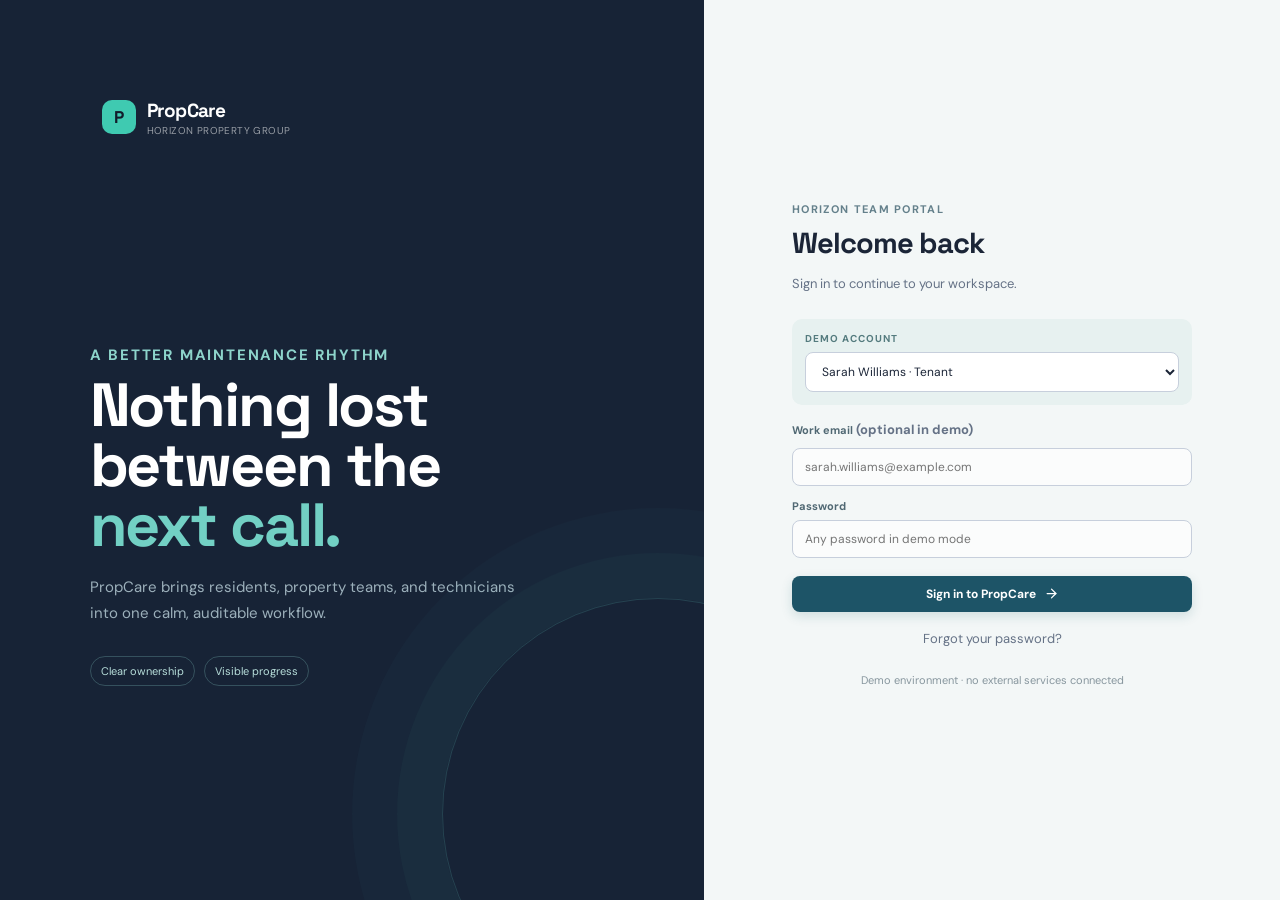
<file: prototype/index.html>
<!DOCTYPE html>
<html lang="en">
<head>
<meta charset="UTF-8">
<meta name="viewport" content="width=device-width, initial-scale=1.0">
<title>PropCare — Obs Realty</title>
<link rel="icon" type="image/svg+xml" href="assets/favicon.svg">

<!-- Fonts (DM Sans body text, Space Grotesk display headings) -->
<link rel="preconnect" href="https://fonts.googleapis.com">
<link rel="preconnect" href="https://fonts.gstatic.com" crossorigin>
<link href="https://fonts.googleapis.com/css2?family=DM+Sans:wght@400;500;600;700&family=Space+Grotesk:wght@500;600;700&display=swap" rel="stylesheet">

<!-- App styles -->
<link rel="stylesheet" href="css/style.css">
</head>
<body>
<div id="root"></div>

<!--
  Load order matters: seed-data.js must run before app.js, since app.js
  reads `window.PROPCARE_SEED` at startup. Both are plain classic scripts
  (not ES modules), so this page works when opened directly by double-click
  (file://) with no local server and no build step required.
-->
<script src="data/seed-data.js"></script>
<script src="js/app.js"></script>
</body>
</html>
</file>
<file: prototype/css/style.css>
@import url('https://fonts.googleapis.com/css2?family=DM+Sans:wght@400;500;600;700&family=Space+Grotesk:wght@500;600;700&display=swap');

:root {
  --background: 216 30% 96%;
  --foreground: 218 35% 16%;
  --card: 0 0% 100%;
  --card-foreground: 218 35% 16%;
  --popover: 0 0% 100%;
  --popover-foreground: 218 35% 16%;
  --primary: 196 56% 26%;
  --primary-foreground: 0 0% 100%;
  --secondary: 191 34% 92%;
  --secondary-foreground: 196 56% 22%;
  --muted: 215 22% 92%;
  --muted-foreground: 216 14% 46%;
  --accent: 163 45% 91%;
  --accent-foreground: 164 69% 22%;
  --destructive: 2 65% 48%;
  --destructive-foreground: 0 0% 100%;
  --border: 215 23% 87%;
  --input: 215 23% 82%;
  --ring: 189 71% 43%;
  --radius: .75rem;
  --sidebar: 216 40% 15%;
  --sidebar-foreground: 215 25% 86%;
  --sidebar-border: 218 29% 25%;
  --sidebar-primary: 169 57% 52%;
  --sidebar-primary-foreground: 216 40% 12%;
  --sidebar-accent: 216 31% 22%;
  --sidebar-accent-foreground: 0 0% 100%;
  --chart-1: 188 63% 42%;
  --chart-2: 164 52% 43%;
  --chart-3: 38 92% 55%;
  --chart-4: 218 62% 54%;
  --chart-5: 2 70% 57%;
  --app-font-sans: 'DM Sans', sans-serif;
  --app-font-display: 'Space Grotesk', sans-serif;
  --app-font-mono: 'Space Grotesk', monospace;
}

* { box-sizing: border-box; }
html { background: hsl(var(--background)); }
body { margin: 0; font-family: var(--app-font-sans); color: hsl(var(--foreground)); background: hsl(var(--background)); }
button, input, textarea, select { font: inherit; }
button { cursor: pointer; }
a { color: inherit; text-decoration: none; }

.app-shell { min-height: 100dvh; display: flex; }
.sidebar { width: 256px; min-height: 100dvh; color: hsl(var(--sidebar-foreground)); background: hsl(var(--sidebar)); display: flex; flex-direction: column; padding: 20px 14px; position: sticky; top: 0; }
.brand { display:flex; align-items:center; gap:11px; padding: 8px 12px 26px; color: white; }
.brand-mark { width:34px;height:34px;border-radius:10px;background:hsl(var(--sidebar-primary));color:hsl(var(--sidebar-primary-foreground));display:grid;place-items:center;font:700 17px var(--app-font-display); }
.brand-name { font:700 19px var(--app-font-display); letter-spacing:-.04em; }
.brand-sub { font-size:10px; opacity:.55; display:block; letter-spacing:.04em; margin-top:1px; }
.side-section { padding: 14px 10px 7px; color: #8395a8; font-size: 10px; font-weight:700; text-transform:uppercase; letter-spacing:.12em; }
.nav-list { display:flex; flex-direction:column; gap:3px; }
.nav-link { display:flex; align-items:center; gap:11px; padding:10px 12px; border-radius:9px; color:#b6c3ce; font-size:13px; transition: background .18s ease, color .18s ease, transform .18s ease; }
.nav-link:hover { background: hsl(var(--sidebar-accent)); color:#fff; transform:translateX(2px); }
.nav-link.active { background: hsl(var(--sidebar-primary)); color: hsl(var(--sidebar-primary-foreground)); font-weight:700; }
.nav-icon { width:17px; height:17px; }
.side-bottom { margin-top:auto; border-top:1px solid hsl(var(--sidebar-border)); padding-top:14px; }
.user-mini { display:flex; align-items:center; gap:10px; padding:10px 9px; }
.avatar { display:grid; place-items:center; width:34px; height:34px; flex:none; border-radius:50%; background:#d5e9e5; color:#17635f; font-weight:700; font-size:12px; }
.avatar.dark { background:#345064; color:#d9edf0; }
.user-mini strong { display:block; font-size:12px; color:#fff; }
.user-mini span { font-size:11px; color:#8da0b1; }
.main { flex:1; min-width:0; }
.topbar { height:70px; background:rgba(255,255,255,.85); border-bottom:1px solid hsl(var(--border)); display:flex; align-items:center; justify-content:space-between; padding:0 34px; position:sticky; top:0; z-index:5; backdrop-filter: blur(12px); }
.crumb { font-size:13px; color:hsl(var(--muted-foreground)); display:flex; align-items:center; gap:8px; }
.crumb b { color:hsl(var(--foreground)); font-weight:700; }
.top-actions { display:flex; align-items:center; gap:12px; }
.icon-button { width:37px;height:37px;display:grid;place-items:center;border:1px solid hsl(var(--border));background:#fff;border-radius:9px;color:#587083; transition:transform .18s, background .18s; position:relative; }
.icon-button:hover { background:#edf5f4; transform:translateY(-1px); }
.notif-dot { width:7px;height:7px;background:#dc6457;border:2px solid white;border-radius:50%;position:absolute;right:7px;top:6px; }
.content { max-width: 1450px; padding: 34px; margin:0 auto; }
.page-heading { display:flex; justify-content:space-between; align-items:flex-start; gap:20px; margin-bottom:28px; }
.eyebrow { color:#64808b; font-weight:700; font-size:11px; text-transform:uppercase; letter-spacing:.12em; margin:0 0 8px; }
h1,h2,h3 { font-family: var(--app-font-display); letter-spacing:-.035em; margin:0; }
h1 { font-size:clamp(25px, 3vw, 34px); }
h2 { font-size:21px; }
h3 { font-size:16px; }
.subtle { color:hsl(var(--muted-foreground)); font-size:13px; line-height:1.55; }
.actions { display:flex; gap:9px; flex-wrap:wrap; align-items:center; }
.btn { border:0; border-radius:8px; padding:10px 15px; font-size:12px; font-weight:700; display:inline-flex; align-items:center; justify-content:center; gap:8px; transition:transform .18s, background .18s, box-shadow .18s; }
.btn:hover { transform:translateY(-1px); }
.btn-primary { background:hsl(var(--primary)); color:#fff; box-shadow:0 4px 12px rgba(19,91,102,.16); }
.btn-primary:hover { background:#1b6874; }
.btn-secondary { background:#e6f1f0; color:#165e65; }
.btn-ghost { background:transparent; color:#587083; border:1px solid hsl(var(--border)); }
.btn-danger { background:#f9e5e2; color:#a53b32; }
.btn-warning { background:#fff1d9; color:#945e05; }
.btn-success { background:#dff2e9; color:#217253; }
.btn:disabled { opacity:.55; cursor:not-allowed; transform:none; }
.card { background:hsl(var(--card)); border:1px solid hsl(var(--border)); border-radius:12px; box-shadow:0 3px 15px rgba(28,52,72,.035); }
.card-pad { padding:20px; }
.grid { display:grid; }
.stats-grid { grid-template-columns: repeat(4, minmax(0,1fr)); gap:14px; margin-bottom:20px; }
.stat-card { padding:18px; position:relative; overflow:hidden; }
.stat-top { display:flex; align-items:center; justify-content:space-between; margin-bottom:18px; }
.stat-label { color:#69808d; font-size:12px; font-weight:600; }
.stat-icon { width:32px;height:32px;border-radius:9px;display:grid;place-items:center;background:#e7f3f2;color:#23747b; }
.stat-value { font:700 28px var(--app-font-display); letter-spacing:-.06em; }
.stat-note { font-size:11px; color:#6c818c; margin-top:4px; }
.trend { color:#288162; font-weight:700; }
.two-col { grid-template-columns: 1.5fr 1fr; gap:18px; }
.three-col { grid-template-columns: 1.3fr .8fr .8fr; gap:18px; }
.section-title { display:flex; align-items:center; justify-content:space-between; gap:10px; margin-bottom:16px; }
.section-title .subtle { margin-left:auto; }
.table-wrap { overflow:auto; }
table { width:100%; border-collapse:collapse; font-size:12px; }
th { text-align:left; padding:10px 13px; color:#78909d; font-size:10px; text-transform:uppercase; letter-spacing:.08em; font-weight:700; border-bottom:1px solid hsl(var(--border)); white-space:nowrap; }
td { padding:14px 13px; border-bottom:1px solid #edf0f2; vertical-align:middle; }
tr:last-child td { border-bottom:0; }
tr.clickable { cursor:pointer; transition:background .15s; }
tr.clickable:hover { background:#f4f9f8; }
.request-id { color:#176d76; font-weight:700; font-family:var(--app-font-mono); font-size:11px; }
.request-title { font-weight:700; color:#243744; }
.request-meta { color:#7a8b97; margin-top:3px; font-size:11px; }
.badge { display:inline-flex;align-items:center;gap:5px;border-radius:999px;padding:5px 9px;font-size:10px;font-weight:700;white-space:nowrap; }
.badge-submitted { color:#587083;background:#edf1f3; }.badge-assigned { color:#255e91;background:#e5eff9; }.badge-accepted,.badge-in-progress { color:#9a5d0b;background:#fff0d1; }.badge-completed,.badge-confirmed,.badge-closed { color:#217253;background:#e0f2e9; }.badge-reopened { color:#a53b32;background:#fbe5e2; }.badge-rejected { color:#8a4d58;background:#f3e4ea; }
.priority-high { color:#a43e32;background:#fbe5e2; }.priority-emergency { color:#fff;background:#af3028; }.priority-medium { color:#965e0a;background:#fff0d5; }.priority-low { color:#477286;background:#eaf1f3; }
.dot { width:6px;height:6px;border-radius:50%;background:currentColor; }
.filters { display:flex; gap:9px; flex-wrap:wrap; margin-bottom:16px; }
.input, .select, .textarea { background:#fbfcfc; border:1px solid hsl(var(--input)); color:hsl(var(--foreground)); border-radius:8px; padding:10px 12px; font-size:12px; outline:none; width:100%; transition:border .15s, box-shadow .15s; }
.input:focus, .select:focus, .textarea:focus { border-color:hsl(var(--ring)); box-shadow:0 0 0 3px rgba(31,151,164,.12); }
.search { max-width:260px; }
.label { display:block; font-size:11px; font-weight:700; color:#506873; margin:0 0 7px; }
.form-grid { display:grid; grid-template-columns:repeat(2,minmax(0,1fr)); gap:16px; }
.form-field.full { grid-column:1/-1; }
.textarea { min-height:110px; resize:vertical; }
.field-error { color:#af4036; font-size:11px; margin-top:5px; }
.empty { text-align:center; padding:56px 20px; color:#70838e; }.empty-icon { width:48px;height:48px;border-radius:14px;background:#e8f2f1;color:#27717b;display:grid;place-items:center;margin:0 auto 13px; }
.chart { height:198px; display:flex; align-items:flex-end; gap:11px; padding:24px 14px 10px; border-bottom:1px solid #e5ebed; }
.bar-wrap { flex:1; display:flex; flex-direction:column; align-items:center; gap:7px; height:100%; justify-content:flex-end; }.bar { width:100%; max-width:35px; border-radius:5px 5px 0 0; background:#55a8a4; min-height:8px; transition:height .4s; }.bar.alt { background:#b5d9d3; }.bar-label { font-size:10px;color:#82939c; }
.legend { display:flex; gap:18px; padding-top:14px; color:#71828c; font-size:11px; }.legend span { display:flex;align-items:center;gap:6px; }.legend i { width:8px;height:8px;border-radius:2px;background:#55a8a4;display:block; }
.timeline { display:flex; flex-direction:column; gap:0; }.timeline-item { display:flex; gap:13px; position:relative; padding-bottom:20px; }.timeline-item:not(:last-child)::after { content:''; position:absolute; left:7px; top:18px; bottom:0; width:1px; background:#dce7e7; }.timeline-dot { width:15px;height:15px;border:3px solid #5bb1aa;background:#fff;border-radius:50%; z-index:1; margin-top:2px; }.timeline-copy strong { font-size:12px; }.timeline-copy p { margin:3px 0 0; color:#71818b; font-size:11px; }.timeline-copy time { color:#9aa8ae; font-size:10px; }
.comment { display:flex; gap:10px; padding:13px 0; border-bottom:1px solid #edf0f2; }.comment:last-child { border-bottom:0; }.comment-body { flex:1; }.comment-head { display:flex; gap:8px; align-items:center; font-size:11px; }.comment-head time { color:#9aa6ab; }.comment-body p { margin:5px 0 0; color:#60737f; font-size:12px; line-height:1.5; }
.detail-grid { display:grid; grid-template-columns:1.4fr .8fr; gap:18px; }.detail-title { display:flex;justify-content:space-between;gap:15px;align-items:flex-start; border-bottom:1px solid #edf0f2; padding-bottom:18px; margin-bottom:18px; }.detail-side { display:flex; flex-direction:column; gap:14px; }.kv { display:flex;justify-content:space-between;gap:10px;font-size:12px;padding:10px 0;border-bottom:1px solid #edf0f2; }.kv:last-child { border-bottom:0; }.kv span { color:#7b8d96; }.kv strong { text-align:right; max-width:60%; }
.evidence-grid { display:grid;grid-template-columns:repeat(2,minmax(0,1fr));gap:10px; }.evidence { border-radius:9px; background:#e9f1f0; min-height:125px; display:flex; align-items:center; justify-content:center; color:#56827f; border:1px dashed #a9cbc7; overflow:hidden; }.evidence img { width:100%;height:100%;object-fit:cover; }.evidence-label { font-size:10px; font-weight:700; margin-top:5px; color:#6e8088; }
.notice { border-radius:9px; padding:12px 14px; display:flex; gap:10px; align-items:flex-start; font-size:12px; line-height:1.45; }.notice-info { background:#e6f2f4;color:#1b6874; }.notice-warning { background:#fff1da;color:#8d5b0a; }.notice-danger { background:#fbe8e5;color:#a13d34; }
.drawer-backdrop { position:fixed; inset:0; background:rgba(19,32,45,.38); display:grid; place-items:center; z-index:20; padding:20px; animation:fade-in .18s ease; }.dialog { width:min(600px,100%); background:#fff; border-radius:14px; box-shadow:0 20px 60px rgba(20,43,56,.25); padding:24px; max-height:90vh; overflow:auto; animation:rise-in .22s ease; }.dialog-head { display:flex;justify-content:space-between;align-items:flex-start;gap:12px;margin-bottom:20px; }.close { border:0;background:transparent;color:#7a8e98;padding:4px; }
.mobile-header { display:none; }.mobile-bottom { display:none; }
.login-page { min-height:100dvh; display:grid; grid-template-columns:1.1fr .9fr; background:#f3f7f7; }.login-art { background: hsl(var(--sidebar)); color:#fff; padding:clamp(35px,7vw,90px); position:relative; overflow:hidden; }.login-art::after { content:''; position:absolute; width:430px;height:430px;border:1px solid rgba(100,210,197,.18);border-radius:50%;right:-170px;bottom:-130px; box-shadow:0 0 0 45px rgba(100,210,197,.03),0 0 0 90px rgba(100,210,197,.025); }.login-quote { max-width:440px; margin-top:20vh; }.login-quote h1 { font-size:clamp(35px,5vw,61px);line-height:.98; }.login-quote p { color:#9cb0bb; font-size:15px; line-height:1.7; margin-top:20px; }.login-points { display:flex; gap:9px; margin-top:30px; color:#b7deda; font-size:11px; }.login-points span { border:1px solid rgba(143,220,209,.25);border-radius:999px;padding:7px 10px; }.login-panel { display:flex;align-items:center;justify-content:center;padding:30px; }.login-box { width:min(400px,100%); }.login-box h2 { font-size:29px; margin-bottom:6px; }.demo-select { margin-top:25px; background:#e7f1f0; border-radius:10px; padding:13px; }.demo-select label { display:block;font-size:10px;font-weight:700;text-transform:uppercase;letter-spacing:.1em;color:#547b7e;margin-bottom:7px; }.demo-select .select { background:#fff; }.login-foot { text-align:center; color:#87969e;font-size:11px;margin-top:24px; }.login-error { padding:10px 12px;background:#fbe6e4;color:#a54138;border-radius:8px;font-size:12px;margin:12px 0; }
.toast { position:fixed; bottom:24px; right:24px; z-index:50; background:#193b43;color:#fff;padding:13px 17px;border-radius:9px;box-shadow:0 10px 30px rgba(24,61,70,.24);font-size:12px;animation:rise-in .25s ease; }
.skeleton { background:linear-gradient(90deg,#e9eeee 25%,#f4f7f7 50%,#e9eeee 75%); background-size:200% 100%; animation:shimmer 1.4s infinite; border-radius:6px; height:14px; }
@keyframes shimmer { to { background-position:-200% 0; } } @keyframes fade-in { from{opacity:0}to{opacity:1} } @keyframes rise-in { from{opacity:0;transform:translateY(8px)}to{opacity:1;transform:translateY(0)} }
@media (max-width: 1000px) { .sidebar { width:220px; }.content{padding:25px}.stats-grid{grid-template-columns:repeat(2,1fr)}.two-col,.three-col,.detail-grid{grid-template-columns:1fr} }
@media (max-width: 700px) { .sidebar{display:none}.topbar{height:61px;padding:0 16px}.mobile-header{display:flex;align-items:center;gap:9px}.mobile-header .brand-mark{width:29px;height:29px}.mobile-header .brand-name{font-size:16px}.content{padding:22px 16px 86px}.page-heading{display:block;margin-bottom:21px}.page-heading .actions{margin-top:15px}.stats-grid{gap:9px}.stat-card{padding:14px}.stat-value{font-size:23px}.stat-icon{width:28px;height:28px}.form-grid{grid-template-columns:1fr}.form-field.full{grid-column:auto}.evidence-grid{grid-template-columns:1fr 1fr}.mobile-bottom{display:flex;position:fixed;bottom:0;left:0;right:0;height:64px;background:#fff;border-top:1px solid hsl(var(--border));z-index:10;justify-content:space-around;padding:7px}.mobile-bottom a{display:flex;flex-direction:column;align-items:center;gap:3px;color:#758992;font-size:9px}.mobile-bottom a.active{color:#1d777a;font-weight:700}.login-page{grid-template-columns:1fr}.login-art{display:none}.login-panel{padding:28px 20px}.login-box{margin-top:-5vh}.top-actions .user-mini{display:none} }
</file>
